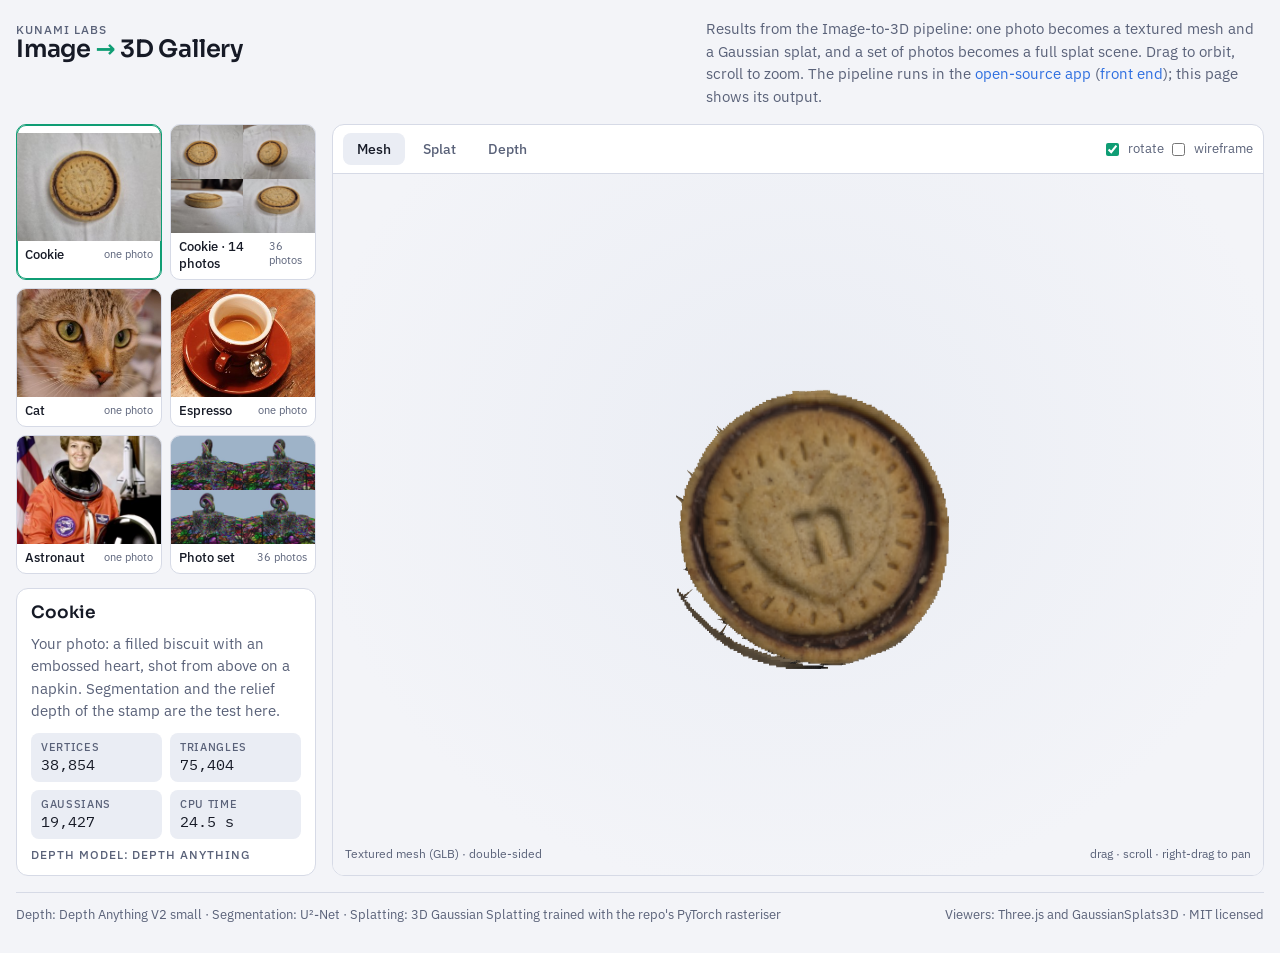
<file: site/index.html>
<!doctype html>
<html lang="en">
<head>
<meta charset="utf-8">
<meta name="viewport" content="width=device-width, initial-scale=1">
<style>[hidden]{display:none!important}</style>
</head>
<body>
<title>Image to 3D Gallery</title>
<link rel="stylesheet" href="https://fonts.googleapis.com/css2?family=Sora:wght@500;600&family=IBM+Plex+Sans:wght@400;500&family=IBM+Plex+Mono:wght@400&display=swap">
<style>
  /* Layout: a dark studio; one large viewer on the right, a thin filmstrip of results and the facts on the left. */
  :root {
    --bg: #0e1016;
    --panel: #151823;
    --panel-2: #1c2030;
    --line: #2a3045;
    --fg: #e9ecf4;
    --muted: #97a0b8;
    --accent: #7fe0bf;
    --accent-2: #74a9ff;
    --display: "Sora", "Avenir Next", "Segoe UI", system-ui, sans-serif;
    --body: "IBM Plex Sans", "Helvetica Neue", Arial, system-ui, sans-serif;
    --mono: "IBM Plex Mono", "SFMono-Regular", Menlo, Consolas, monospace;
    color-scheme: dark;
  }
  @media (prefers-color-scheme: light) {
    :root:not([data-theme="dark"]) {
      --bg: #f3f4f8; --panel: #ffffff; --panel-2: #eaedf4; --line: #d6dae6; --fg: #161a26; --muted: #5a6279;
      --accent: #0f9d74; --accent-2: #2f6fe0; color-scheme: light;
    }
  }
  :root[data-theme="light"] {
    --bg: #f3f4f8; --panel: #ffffff; --panel-2: #eaedf4; --line: #d6dae6; --fg: #161a26; --muted: #5a6279;
    --accent: #0f9d74; --accent-2: #2f6fe0; color-scheme: light;
  }
  * { box-sizing: border-box; }
  html, body { height: 100%; }
  body { margin: 0; background: var(--bg); color: var(--fg); font: 15px/1.5 var(--body); }
  .wrap { max-width: 1280px; margin: 0 auto; padding-block: 18px 28px; padding-inline: 16px; display: flex; flex-direction: column; gap: 16px; min-height: 100%; }
  header { display: flex; flex-wrap: wrap; align-items: baseline; justify-content: space-between; gap: 8px 16px; }
  h1 { font: 600 24px/1.15 var(--display); margin: 0; letter-spacing: -0.01em; text-wrap: balance; }
  h1 span { color: var(--accent); }
  .eyebrow { font: 500 12px/1 var(--body); letter-spacing: 0.08em; text-transform: uppercase; color: var(--muted); }
  header p { margin: 0; color: var(--muted); max-width: 62ch; }
  header a { color: var(--accent-2); text-decoration: none; }
  header a:hover { text-decoration: underline; }

  .grid { display: grid; grid-template-columns: 300px minmax(0, 1fr); gap: 16px; flex: 1; }
  @media (max-width: 860px) { .grid { grid-template-columns: 1fr; } }
  .side { display: flex; flex-direction: column; gap: 14px; min-width: 0; }
  .strip { display: grid; grid-template-columns: repeat(2, 1fr); gap: 8px; }
  .item { border: 1px solid var(--line); border-radius: 10px; overflow: hidden; background: var(--panel); cursor: pointer; text-align: left; padding: 0; color: inherit; font: inherit; }
  .item:focus-visible { outline: 2px solid var(--accent); outline-offset: 2px; }
  .item.active { border-color: var(--accent); box-shadow: 0 0 0 1px var(--accent) inset; }
  .item img { display: block; width: 100%; aspect-ratio: 4 / 3; object-fit: cover; }
  .item .cap { padding: 6px 8px; font: 500 13px/1.3 var(--body); display: flex; justify-content: space-between; gap: 6px; }
  .item .cap small { color: var(--muted); font-weight: 400; }

  .facts { background: var(--panel); border: 1px solid var(--line); border-radius: 12px; padding: 14px; display: flex; flex-direction: column; gap: 10px; }
  .facts h2 { margin: 0; font: 600 17px/1.2 var(--display); }
  .facts p { margin: 0; color: var(--muted); }
  dl { margin: 0; display: grid; grid-template-columns: 1fr 1fr; gap: 8px; }
  dl div { background: var(--panel-2); border-radius: 8px; padding: 8px 10px; min-width: 0; }
  dt { font: 500 11px/1.2 var(--body); letter-spacing: 0.06em; text-transform: uppercase; color: var(--muted); }
  dd { margin: 2px 0 0; font: 400 15px/1.2 var(--mono); font-variant-numeric: tabular-nums; }

  .viewer-card { background: var(--panel); border: 1px solid var(--line); border-radius: 12px; display: flex; flex-direction: column; min-height: 520px; overflow: hidden; min-width: 0; }
  .tabs { display: flex; align-items: center; gap: 4px; padding: 8px 10px; border-bottom: 1px solid var(--line); flex-wrap: wrap; }
  .tab { background: transparent; border: 0; color: var(--muted); font: 500 14px/1 var(--body); padding: 9px 14px; border-radius: 8px; cursor: pointer; }
  .tab:focus-visible { outline: 2px solid var(--accent); }
  .tab.active { background: var(--panel-2); color: var(--fg); }
  .tab:disabled { opacity: 0.4; cursor: not-allowed; }
  .spacer { flex: 1; }
  .toggle { display: flex; align-items: center; gap: 6px; color: var(--muted); font-size: 13px; }
  .toggle input { accent-color: var(--accent); }
  .stage { position: relative; flex: 1; background: radial-gradient(ellipse at 50% 40%, var(--panel-2) 0%, var(--bg) 75%); }
  .view { position: absolute; inset: 0; display: none; }
  .view.active { display: block; }
  .view canvas { display: block; width: 100% !important; height: 100% !important; }
  .depth-view.active { display: flex; align-items: center; justify-content: center; padding: 12px; }
  .depth-view img { max-width: 100%; max-height: 100%; border-radius: 6px; }
  .note { position: absolute; left: 12px; bottom: 12px; right: 12px; display: flex; justify-content: space-between; gap: 8px; color: var(--muted); font-size: 12px; pointer-events: none; }
  .status { position: absolute; inset: 0; display: flex; align-items: center; justify-content: center; text-align: center; padding: 24px; color: var(--muted); background: color-mix(in srgb, var(--bg) 70%, transparent); }
  .status p { margin: 0; max-width: 40ch; }

  footer { color: var(--muted); font-size: 13px; display: flex; flex-wrap: wrap; gap: 6px 18px; justify-content: space-between; border-top: 1px solid var(--line); padding-top: 12px; }
  footer a { color: var(--accent-2); text-decoration: none; }
  @media (prefers-reduced-motion: reduce) { .tab, .item { transition: none; } }
</style>

<div class="wrap">
  <header>
    <div>
      <div class="eyebrow">Kunami Labs</div>
      <h1>Image <span>→</span> 3D Gallery</h1>
    </div>
    <p>Results from the Image-to-3D pipeline: one photo becomes a textured mesh and a Gaussian splat, and a set of photos becomes a full splat scene. Drag to orbit, scroll to zoom. The pipeline runs in the <a href="https://github.com/NicholasTJL-projects/Image-to-3D" target="_blank" rel="noopener">open-source app</a> (<a href="./app/">front end</a>); this page shows its output.</p>
  </header>

  <div class="grid">
    <aside class="side">
      <div class="strip" id="strip" role="tablist" aria-label="Results"></div>
      <section class="facts" id="facts">
        <h2 id="f-title">Cat</h2>
        <p id="f-blurb"></p>
        <dl id="f-stats"></dl>
        <p class="eyebrow" id="f-source"></p>
      </section>
    </aside>

    <section class="viewer-card">
      <div class="tabs" role="tablist" aria-label="Views">
        <button class="tab active" data-view="mesh" id="tab-mesh" role="tab">Mesh</button>
        <button class="tab" data-view="splat" id="tab-splat" role="tab">Splat</button>
        <button class="tab" data-view="depth" id="tab-depth" role="tab">Depth</button>
        <span class="spacer"></span>
        <label class="toggle"><input type="checkbox" id="rotate" checked> rotate</label>
        <label class="toggle"><input type="checkbox" id="wire"> wireframe</label>
      </div>
      <div class="stage">
        <div class="view active" id="mesh-view"></div>
        <div class="view" id="splat-view"></div>
        <div class="view depth-view" id="depth-view"><img id="depth-img" alt="Relative depth map, bright is near"></div>
        <div class="status" id="status" hidden><p id="status-text">Loading…</p></div>
        <div class="note"><span id="note-left">Textured mesh (GLB) · double-sided</span><span>drag · scroll · right-drag to pan</span></div>
      </div>
    </section>
  </div>

  <footer>
    <span>Depth: Depth Anything V2 small · Segmentation: U²-Net · Splatting: 3D Gaussian Splatting trained with the repo's PyTorch rasteriser</span>
    <span>Viewers: Three.js and GaussianSplats3D · MIT licensed</span>
  </footer>
</div>

<script type="importmap">
  { "imports": { "three": "./three.module.js", "three/addons/": "./" } }
</script>
<script type="module">
  import * as THREE from 'three';
  import { OrbitControls } from './OrbitControls.js';
  import { GLTFLoader } from './GLTFLoader.js';

  const $ = (id) => document.getElementById(id);
  const manifest = await fetch('./manifest.json').then((r) => r.json());
  let current = manifest[0];
  let activeView = 'mesh';
  let splatViewer = null, splatModule = null, splatLoadedFor = null;

  // ---------------- filmstrip
  const strip = $('strip');
  for (const item of manifest) {
    const b = document.createElement('button');
    b.className = 'item'; b.setAttribute('role', 'tab'); b.dataset.id = item.id;
    b.innerHTML = `<img src="${item.input}" alt=""><div class="cap"><span>${item.label}</span><small>${item.kind === 'single' ? 'one photo' : '36 photos'}</small></div>`;
    b.addEventListener('click', () => select(item.id));
    strip.appendChild(b);
  }

  function fmt(n) { return n == null ? '–' : Number(n).toLocaleString(); }
  // Binary assets ship as base64 text (the host serves text, not .glb/.ply); decode in memory.
  const binCache = new Map();
  async function fetchBinary(url) {
    if (binCache.has(url)) return binCache.get(url);
    const res = await fetch(url);
    if (!res.ok) throw new Error(`${res.status} loading ${url}`);
    let buffer;
    if (url.endsWith('.txt')) {  // base64 text (hosts that only serve text)
      const raw = atob((await res.text()).trim());
      const bytes = new Uint8Array(raw.length);
      for (let i = 0; i < raw.length; i++) bytes[i] = raw.charCodeAt(i);
      buffer = bytes.buffer;
    } else {
      buffer = await res.arrayBuffer();  // raw .glb / .ply
    }
    binCache.set(url, buffer);
    return buffer;
  }
  function select(id) {
    current = manifest.find((m) => m.id === id);
    document.querySelectorAll('.item').forEach((el) => el.classList.toggle('active', el.dataset.id === id));
    $('f-title').textContent = current.label;
    $('f-blurb').textContent = current.blurb;
    const s = current.stats;
    const rows = current.kind === 'single'
      ? [['Vertices', fmt(s.vertices)], ['Triangles', fmt(s.faces)], ['Gaussians', fmt(s.gaussians)], ['CPU time', `${s.seconds} s`]]
      : [['Cameras posed', fmt(s.cameras)], ['SfM points', fmt(s.points)], ['Gaussians', fmt(s.gaussians)], ['Held-out PSNR', `${s.psnr} dB`]];
    $('f-stats').innerHTML = rows.map(([k, v]) => `<div><dt>${k}</dt><dd>${v}</dd></div>`).join('');
    $('f-source').textContent = current.kind === 'single' ? `depth model: ${s.depth_model.replace('_', ' ')}` : 'COLMAP 3.9.1 (CPU) · 600 iterations · quarter resolution';
    const hasMesh = !!current.glb;
    $('tab-mesh').disabled = !hasMesh; $('tab-depth').disabled = !current.depth;
    if (!hasMesh && activeView !== 'splat') setView('splat'); else if (activeView === 'depth' && !current.depth) setView('mesh');
    if (current.depth) $('depth-img').src = current.depth;
    if (hasMesh) loadMesh(current.glb); else clearMesh();
    if (activeView === 'splat') loadSplat(current); else splatLoadedFor = null;
  }

  // ---------------- tabs
  function setView(v) {
    activeView = v;
    document.querySelectorAll('.tab').forEach((t) => t.classList.toggle('active', t.dataset.view === v));
    document.querySelectorAll('.view').forEach((el) => el.classList.toggle('active', el.id === `${v}-view`));
    $('note-left').textContent = v === 'mesh' ? 'Textured mesh (GLB) · double-sided' : v === 'splat' ? 'Gaussian splat (PLY, 3DGS layout)' : 'Relative depth · bright is near';
    $('status').hidden = !(statusFor === v);
    if (v === 'mesh') resize();
    if (v === 'splat') loadSplat(current);
  }
  document.querySelectorAll('.tab').forEach((t) => t.addEventListener('click', () => !t.disabled && setView(t.dataset.view)));

  // ---------------- mesh viewer
  const meshView = $('mesh-view');
  const renderer = new THREE.WebGLRenderer({ antialias: true, alpha: true });
  renderer.setPixelRatio(Math.min(window.devicePixelRatio, 2));
  renderer.outputColorSpace = THREE.SRGBColorSpace;
  meshView.appendChild(renderer.domElement);
  const scene = new THREE.Scene();
  const camera = new THREE.PerspectiveCamera(40, 1, 0.01, 100);
  camera.position.set(0, 0.15, 2.4);
  const controls = new OrbitControls(camera, renderer.domElement);
  controls.enableDamping = true; controls.autoRotate = true; controls.autoRotateSpeed = 1.6;
  scene.add(new THREE.HemisphereLight(0xffffff, 0x334466, 1.1));
  const key = new THREE.DirectionalLight(0xffffff, 1.4); key.position.set(2, 3, 4); scene.add(key);
  const fill = new THREE.DirectionalLight(0xbfd4ff, 0.5); fill.position.set(-3, -1, -2); scene.add(fill);
  let model = null;
  function resize() {
    const w = meshView.clientWidth || 1, h = meshView.clientHeight || 1;
    renderer.setSize(w, h, false); camera.aspect = w / h; camera.updateProjectionMatrix();
  }
  new ResizeObserver(resize).observe(meshView); resize();
  (function animate() { requestAnimationFrame(animate); if (activeView !== 'mesh') return; controls.update(); renderer.render(scene, camera); })();
  function clearMesh() { if (model) { scene.remove(model); model = null; } }
  let statusFor = null;
  function showStatus(text, view) { statusFor = view; $('status-text').textContent = text; $('status').hidden = false; }
  function hideStatus(view) { if (statusFor === view) { statusFor = null; $('status').hidden = true; } }
  async function loadMesh(url) {
    showStatus('Loading mesh…', 'mesh');
    let buffer;
    try { buffer = await fetchBinary(url); } catch (err) { showStatus(`The mesh could not be loaded: ${err.message || err}`, 'mesh'); return; }
    if (current.glb !== url) return;  // user moved on while downloading
    new GLTFLoader().parse(buffer, '', (gltf) => {
      clearMesh();
      model = gltf.scene;
      model.traverse((o) => { if (o.isMesh) { o.material.side = THREE.DoubleSide; o.material.wireframe = $('wire').checked; if (o.material.map) o.material.map.colorSpace = THREE.SRGBColorSpace; } });
      const box = new THREE.Box3().setFromObject(model);
      const size = box.getSize(new THREE.Vector3()).length();
      model.position.sub(box.getCenter(new THREE.Vector3()));
      scene.add(model);
      camera.position.set(0, size * 0.15, size * 1.9); controls.target.set(0, 0, 0); controls.update();
      hideStatus('mesh');
    }, undefined, (err) => showStatus(`The mesh could not be loaded: ${err.message || err}`, 'mesh'));
  }
  $('wire').addEventListener('change', () => model?.traverse((o) => { if (o.isMesh) o.material.wireframe = $('wire').checked; }));
  $('rotate').addEventListener('change', () => { controls.autoRotate = $('rotate').checked; if (splatViewer?.controls) splatViewer.controls.autoRotate = $('rotate').checked; });

  // ---------------- splat viewer
  async function teardownSplat() {
    if (!splatViewer) return;
    const v = splatViewer; splatViewer = null;
    try { v.stop?.(); } catch (e) { /* not started */ }
    try { await v.dispose(); } catch (e) { /* the library throws if its canvas was already detached */ }
    $('splat-view').replaceChildren();
  }
  async function loadSplat(item) {
    if (splatLoadedFor === item.id) return;
    splatLoadedFor = item.id;
    showStatus('Loading splat…', 'splat');
    try {
      splatModule = splatModule || await import('./gaussian-splats-3d.module.js');
      await teardownSplat();
      const c = item.camera;
      splatViewer = new splatModule.Viewer({
        rootElement: $('splat-view'), cameraUp: c.up, initialCameraPosition: c.position, initialCameraLookAt: c.target,
        sharedMemoryForWorkers: false, gpuAcceleratedSort: false, dynamicScene: false, antialiased: true,
        sphericalHarmonicsDegree: 0, useBuiltInControls: true,
      });
      const bytes = await fetchBinary(item.splat);
      if (splatLoadedFor !== item.id) return;  // user moved on while downloading
      const buffer = await splatModule.PlyLoader.loadFromFileData(bytes, 3, 0, false, 0);
      await splatViewer.addSplatBuffers([buffer], [{ splatAlphaRemovalThreshold: 3 }], true, false, false);
      splatViewer.start();
      if (splatViewer.controls) { splatViewer.controls.autoRotate = $('rotate').checked; splatViewer.controls.autoRotateSpeed = 1.6; }
      hideStatus('splat');
    } catch (err) {
      console.error(err);
      showStatus(`The splat viewer could not start in this browser (${err.message || err}). The mesh and depth views still work.`, 'splat');
    }
  }

  select(manifest[0].id);
  window.gallery = { get splatViewer() { return splatViewer; }, get activeView() { return activeView; }, get current() { return current; } };
</script>

</body>
</html>
</file>
